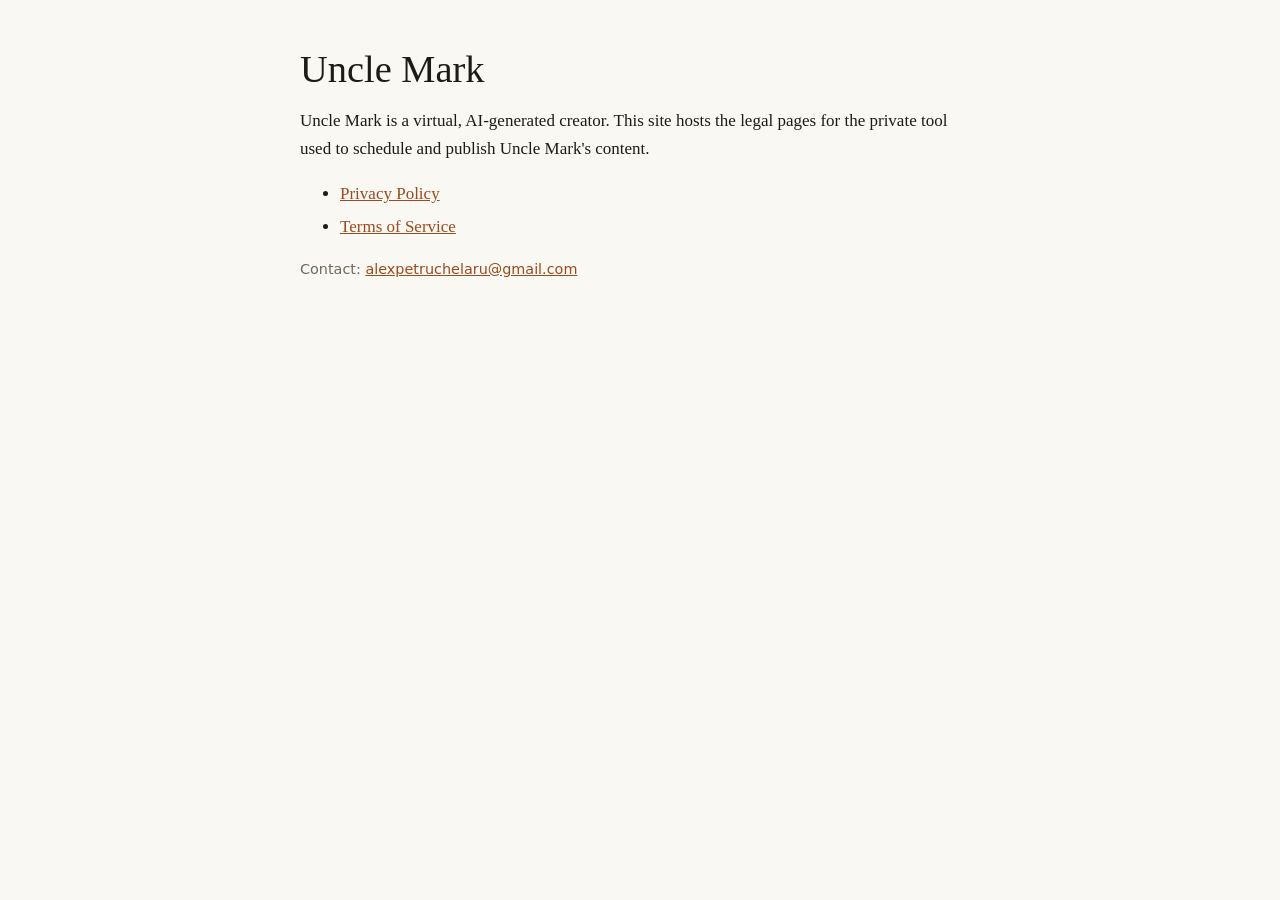
<file: index.html>
<!doctype html>
<html lang="en">
<head>
<meta charset="utf-8">
<meta name="viewport" content="width=device-width, initial-scale=1">
<title>Uncle Mark</title>
<link rel="stylesheet" href="style.css">
</head>
<body>
<main>
  <h1>Uncle Mark</h1>
  <p>Uncle Mark is a virtual, AI-generated creator. This site hosts the legal pages for the private tool used to schedule and publish Uncle Mark's content.</p>
  <ul>
    <li><a href="privacy.html">Privacy Policy</a></li>
    <li><a href="terms.html">Terms of Service</a></li>
  </ul>
  <p class="meta">Contact: <a href="mailto:alexpetruchelaru@gmail.com">alexpetruchelaru@gmail.com</a></p>
</main>
</body>
</html>
</file>
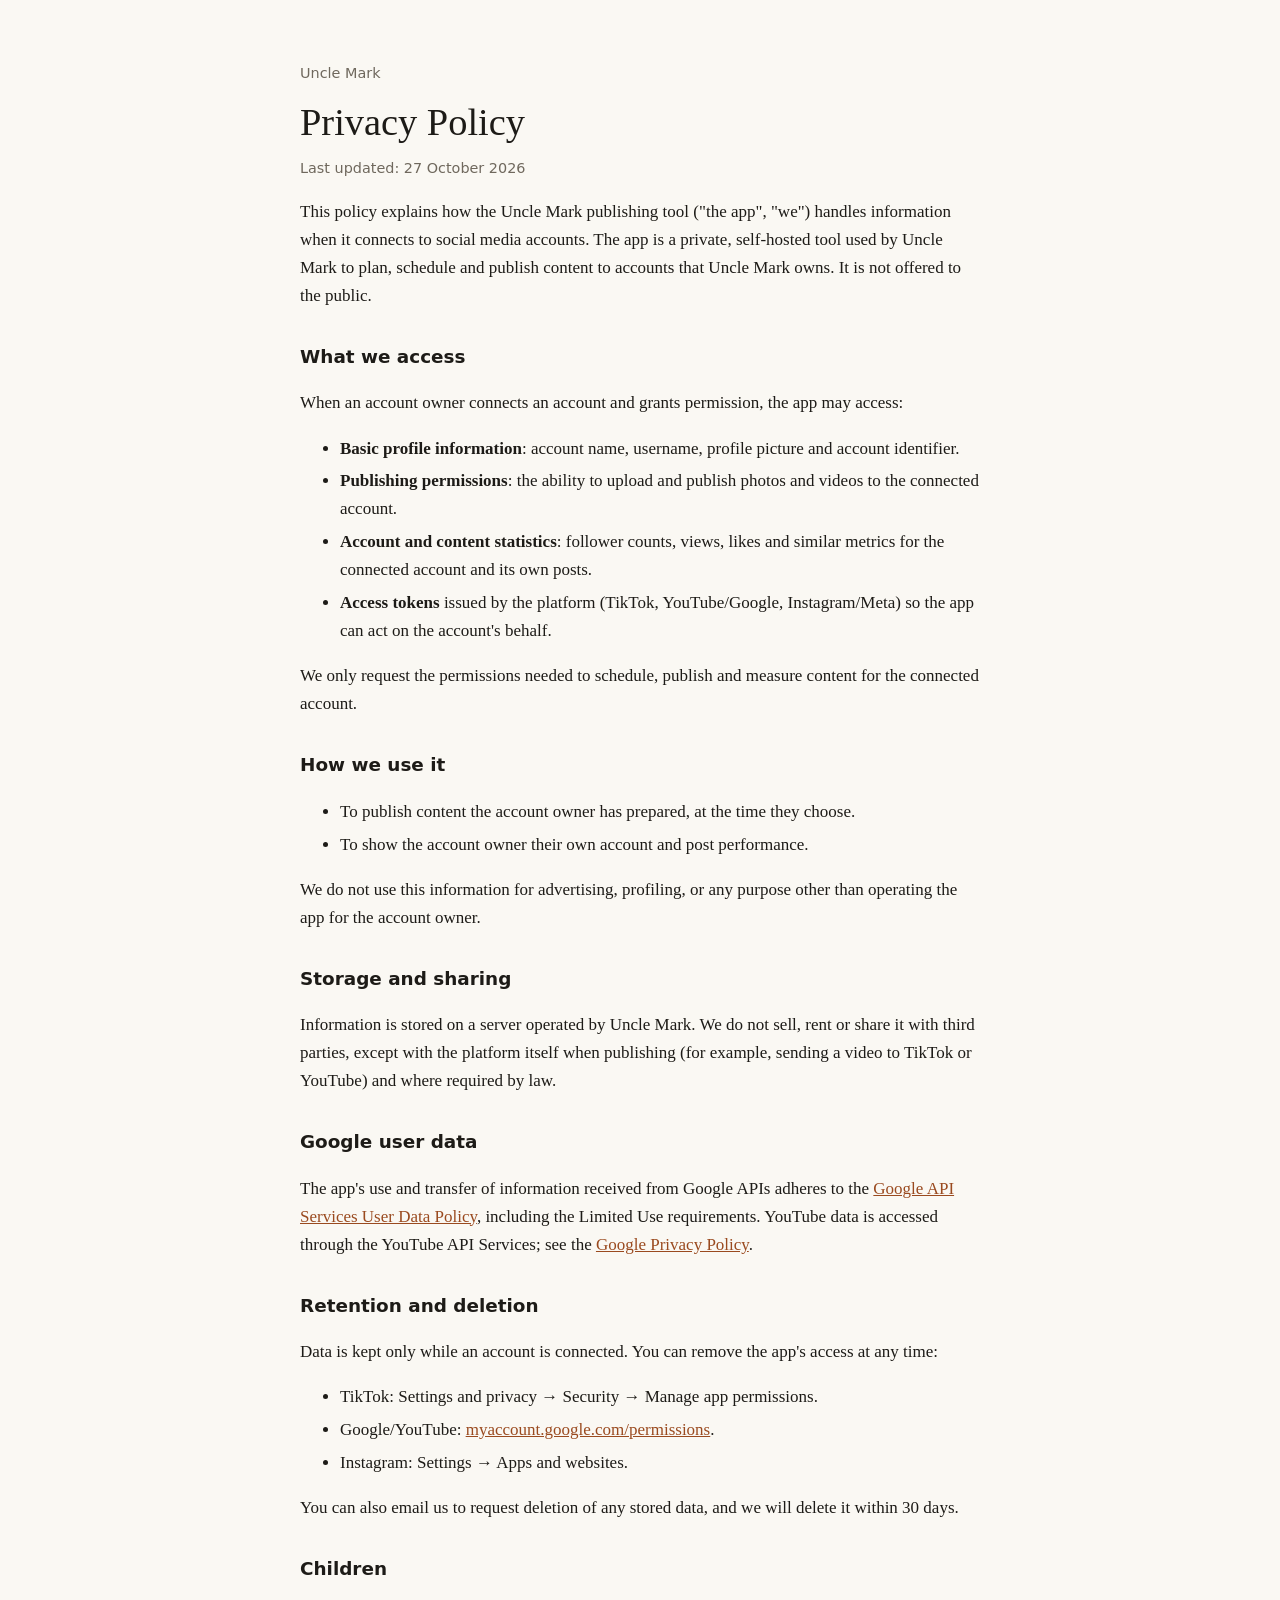
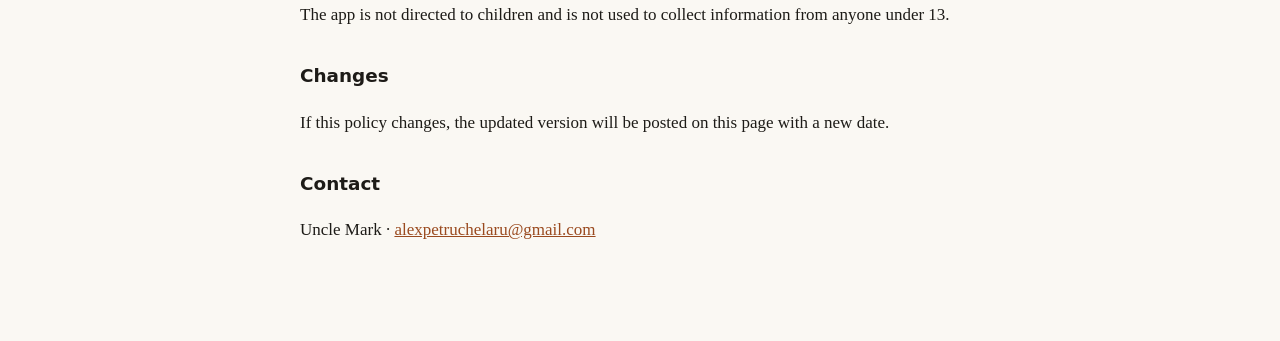
<file: privacy.html>
<!doctype html>
<html lang="en">
<head>
<meta charset="utf-8">
<meta name="viewport" content="width=device-width, initial-scale=1">
<title>Privacy Policy · Uncle Mark</title>
<link rel="stylesheet" href="style.css">
</head>
<body>
<main>
  <p class="back"><a href="./">Uncle Mark</a></p>
  <h1>Privacy Policy</h1>
  <p class="meta">Last updated: 27 October 2026</p>

  <p>This policy explains how the Uncle Mark publishing tool ("the app", "we") handles information when it connects to social media accounts. The app is a private, self-hosted tool used by Uncle Mark to plan, schedule and publish content to accounts that Uncle Mark owns. It is not offered to the public.</p>

  <h2>What we access</h2>
  <p>When an account owner connects an account and grants permission, the app may access:</p>
  <ul>
    <li><strong>Basic profile information</strong>: account name, username, profile picture and account identifier.</li>
    <li><strong>Publishing permissions</strong>: the ability to upload and publish photos and videos to the connected account.</li>
    <li><strong>Account and content statistics</strong>: follower counts, views, likes and similar metrics for the connected account and its own posts.</li>
    <li><strong>Access tokens</strong> issued by the platform (TikTok, YouTube/Google, Instagram/Meta) so the app can act on the account's behalf.</li>
  </ul>
  <p>We only request the permissions needed to schedule, publish and measure content for the connected account.</p>

  <h2>How we use it</h2>
  <ul>
    <li>To publish content the account owner has prepared, at the time they choose.</li>
    <li>To show the account owner their own account and post performance.</li>
  </ul>
  <p>We do not use this information for advertising, profiling, or any purpose other than operating the app for the account owner.</p>

  <h2>Storage and sharing</h2>
  <p>Information is stored on a server operated by Uncle Mark. We do not sell, rent or share it with third parties, except with the platform itself when publishing (for example, sending a video to TikTok or YouTube) and where required by law.</p>

  <h2>Google user data</h2>
  <p>The app's use and transfer of information received from Google APIs adheres to the <a href="https://developers.google.com/terms/api-services-user-data-policy">Google API Services User Data Policy</a>, including the Limited Use requirements. YouTube data is accessed through the YouTube API Services; see the <a href="https://policies.google.com/privacy">Google Privacy Policy</a>.</p>

  <h2>Retention and deletion</h2>
  <p>Data is kept only while an account is connected. You can remove the app's access at any time:</p>
  <ul>
    <li>TikTok: Settings and privacy → Security → Manage app permissions.</li>
    <li>Google/YouTube: <a href="https://myaccount.google.com/permissions">myaccount.google.com/permissions</a>.</li>
    <li>Instagram: Settings → Apps and websites.</li>
  </ul>
  <p>You can also email us to request deletion of any stored data, and we will delete it within 30 days.</p>

  <h2>Children</h2>
  <p>The app is not directed to children and is not used to collect information from anyone under 13.</p>

  <h2>Changes</h2>
  <p>If this policy changes, the updated version will be posted on this page with a new date.</p>

  <h2>Contact</h2>
  <p>Uncle Mark · <a href="mailto:alexpetruchelaru@gmail.com">alexpetruchelaru@gmail.com</a></p>
</main>
</body>
</html>
</file>
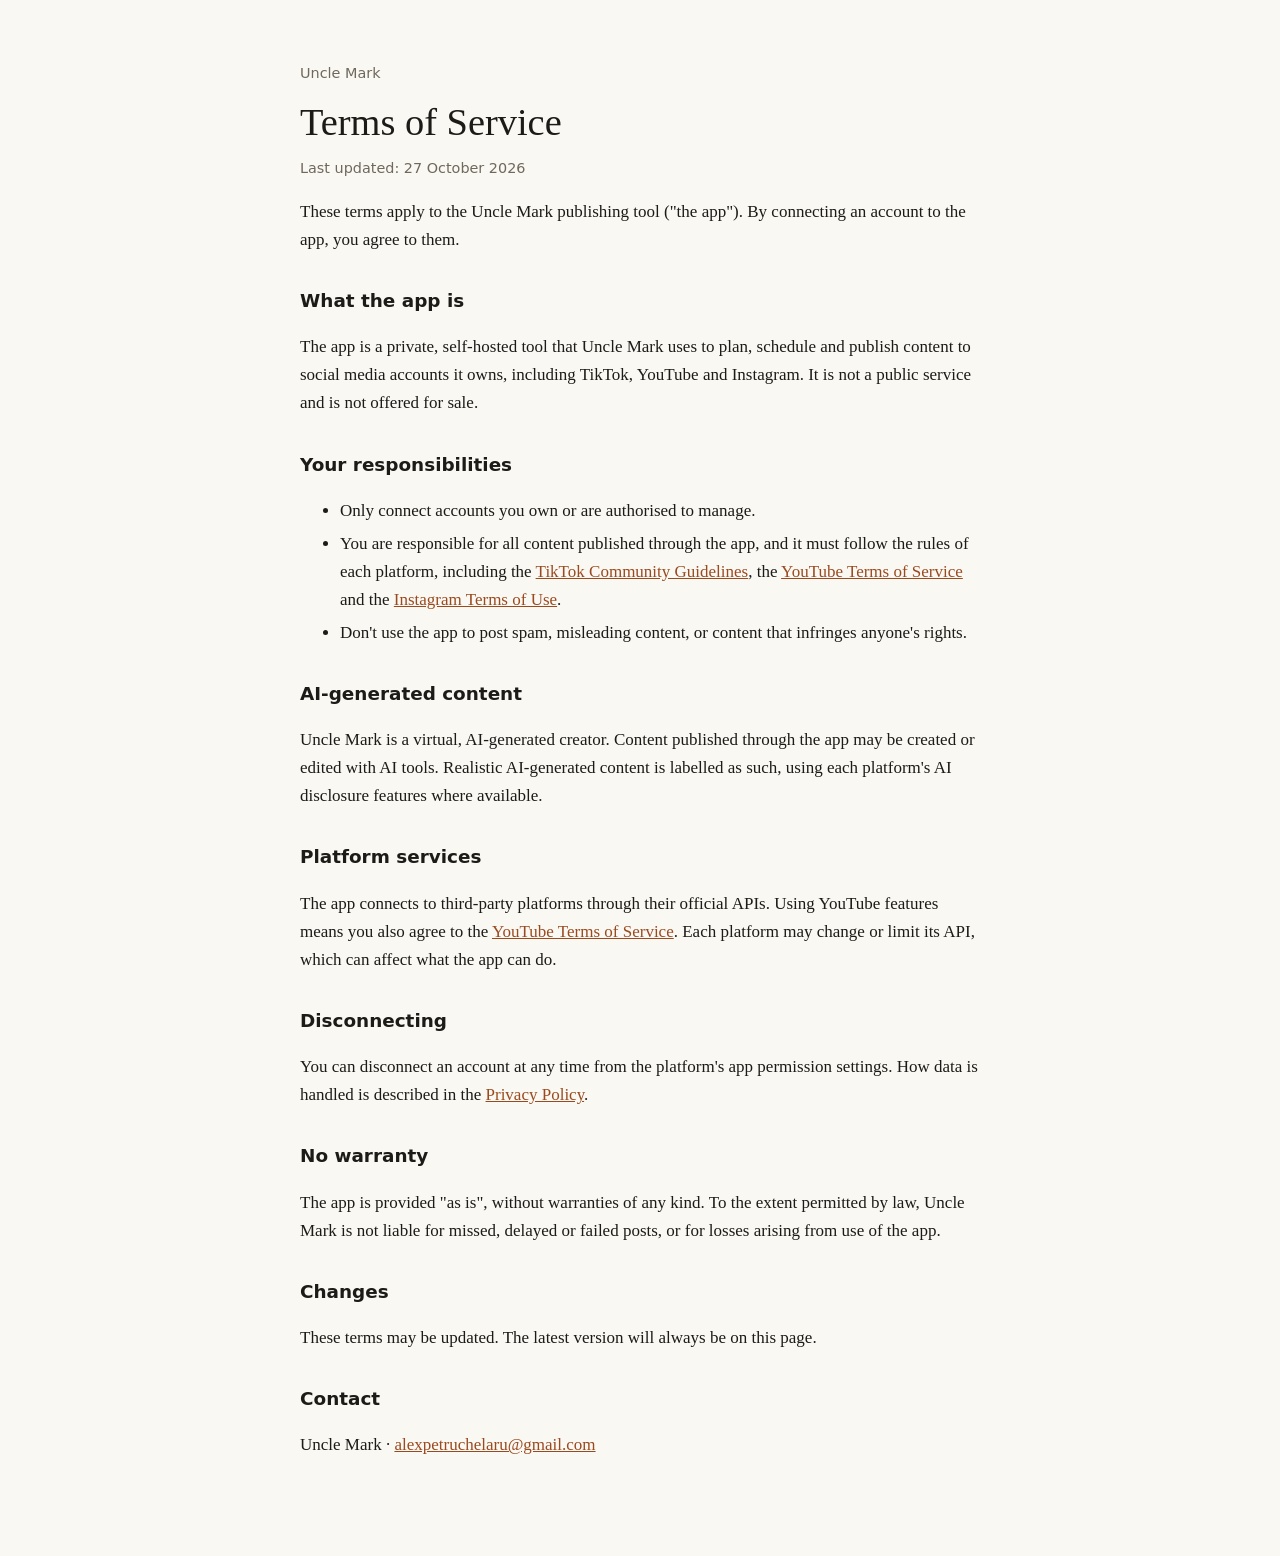
<file: terms.html>
<!doctype html>
<html lang="en">
<head>
<meta charset="utf-8">
<meta name="viewport" content="width=device-width, initial-scale=1">
<title>Terms of Service · Uncle Mark</title>
<link rel="stylesheet" href="style.css">
</head>
<body>
<main>
  <p class="back"><a href="./">Uncle Mark</a></p>
  <h1>Terms of Service</h1>
  <p class="meta">Last updated: 27 October 2026</p>

  <p>These terms apply to the Uncle Mark publishing tool ("the app"). By connecting an account to the app, you agree to them.</p>

  <h2>What the app is</h2>
  <p>The app is a private, self-hosted tool that Uncle Mark uses to plan, schedule and publish content to social media accounts it owns, including TikTok, YouTube and Instagram. It is not a public service and is not offered for sale.</p>

  <h2>Your responsibilities</h2>
  <ul>
    <li>Only connect accounts you own or are authorised to manage.</li>
    <li>You are responsible for all content published through the app, and it must follow the rules of each platform, including the <a href="https://www.tiktok.com/community-guidelines">TikTok Community Guidelines</a>, the <a href="https://www.youtube.com/t/terms">YouTube Terms of Service</a> and the <a href="https://help.instagram.com/581066165581870">Instagram Terms of Use</a>.</li>
    <li>Don't use the app to post spam, misleading content, or content that infringes anyone's rights.</li>
  </ul>

  <h2>AI-generated content</h2>
  <p>Uncle Mark is a virtual, AI-generated creator. Content published through the app may be created or edited with AI tools. Realistic AI-generated content is labelled as such, using each platform's AI disclosure features where available.</p>

  <h2>Platform services</h2>
  <p>The app connects to third-party platforms through their official APIs. Using YouTube features means you also agree to the <a href="https://www.youtube.com/t/terms">YouTube Terms of Service</a>. Each platform may change or limit its API, which can affect what the app can do.</p>

  <h2>Disconnecting</h2>
  <p>You can disconnect an account at any time from the platform's app permission settings. How data is handled is described in the <a href="privacy.html">Privacy Policy</a>.</p>

  <h2>No warranty</h2>
  <p>The app is provided "as is", without warranties of any kind. To the extent permitted by law, Uncle Mark is not liable for missed, delayed or failed posts, or for losses arising from use of the app.</p>

  <h2>Changes</h2>
  <p>These terms may be updated. The latest version will always be on this page.</p>

  <h2>Contact</h2>
  <p>Uncle Mark · <a href="mailto:alexpetruchelaru@gmail.com">alexpetruchelaru@gmail.com</a></p>
</main>
</body>
</html>
</file>
<file: style.css>
:root { --bg: #faf8f3; --ink: #1d1b17; --muted: #6f685d; --link: #9a4a1f; color-scheme: light dark; }
@media (prefers-color-scheme: dark) { :root { --bg: #151412; --ink: #ede9e0; --muted: #9a9386; --link: #e39a6c; } }
body { margin: 0; background: var(--bg); color: var(--ink); font: 17px/1.65 Georgia, "Times New Roman", serif; }
main { max-width: 680px; margin: 0 auto; padding: 48px 20px 80px; }
h1 { font-size: 2.4rem; line-height: 1.1; margin: 0 0 8px; font-weight: 400; }
h2 { font-size: 1.15rem; margin: 2rem 0 .4rem; font-family: system-ui, sans-serif; font-weight: 600; }
a { color: var(--link); }
.meta, .back { color: var(--muted); font-size: .9rem; font-family: system-ui, sans-serif; }
.back a { color: var(--muted); text-decoration: none; }
li { margin: .3rem 0; }
</file>
